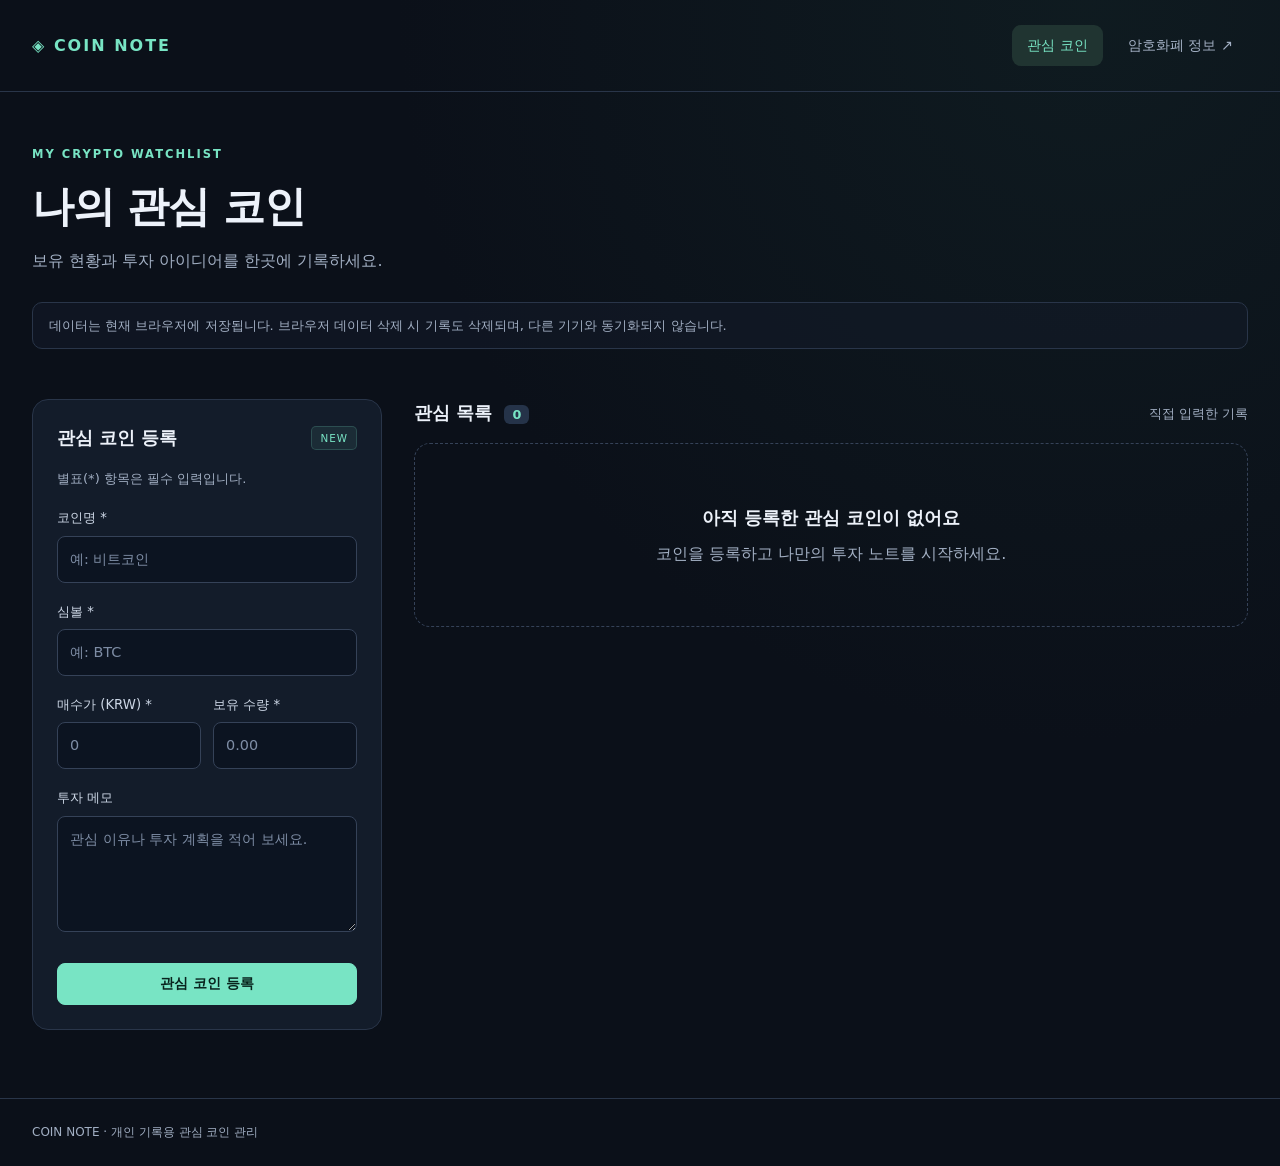
<file: index.html>
<!doctype html>
<html lang="ko">
  <head>
    <meta charset="UTF-8" />
    <meta name="viewport" content="width=device-width, initial-scale=1.0" />
    <title>관심 코인 관리 | Coin Note</title>
    <link rel="stylesheet" href="css/style.css" />
    <script src="js/crud.js" defer></script>
  </head>
  <body>
    <header class="header">
      <a class="brand" href="index.html">◈ COIN NOTE</a>
      <nav aria-label="주 메뉴">
        <a href="index.html" aria-current="page">관심 코인</a
        ><a href="crypto.html">암호화폐 정보 ↗</a>
      </nav>
    </header>
    <main>
      <div class="intro">
        <span class="eyebrow">MY CRYPTO WATCHLIST</span>
        <h1>나의 관심 코인</h1>
        <p>보유 현황과 투자 아이디어를 한곳에 기록하세요.</p>
      </div>
      <div class="notice">
        데이터는 현재 브라우저에 저장됩니다. 브라우저 데이터 삭제 시 기록도
        삭제되며, 다른 기기와 동기화되지 않습니다.
      </div>
      <p id="status" class="status" role="status" aria-live="polite"></p>
      <div class="workspace">
        <section class="panel editor" aria-labelledby="form-title">
          <div class="section-heading">
            <h2 id="form-title">관심 코인 등록</h2>
            <span class="tag" id="mode-label">NEW</span>
          </div>
          <p class="muted">별표(*) 항목은 필수 입력입니다.</p>
          <form id="coin-form">
            <label for="name">코인명 *</label
            ><input
              id="name"
              name="name"
              placeholder="예: 비트코인"
              required
              maxlength="80"
            />
            <label for="symbol">심볼 *</label
            ><input
              id="symbol"
              name="symbol"
              placeholder="예: BTC"
              required
              maxlength="30"
              autocapitalize="characters"
              spellcheck="false"
            />
            <div class="field-row">
              <div>
                <label for="price">매수가 (KRW) *</label
                ><input
                  id="price"
                  name="price"
                  type="number"
                  min="0"
                  step="any"
                  placeholder="0"
                  required
                />
              </div>
              <div>
                <label for="quantity">보유 수량 *</label
                ><input
                  id="quantity"
                  name="quantity"
                  type="number"
                  min="0"
                  step="any"
                  placeholder="0.00"
                  required
                />
              </div>
            </div>
            <label for="memo">투자 메모</label
            ><textarea
              id="memo"
              name="memo"
              rows="4"
              maxlength="2000"
              placeholder="관심 이유나 투자 계획을 적어 보세요."
            ></textarea>
            <div class="form-actions">
              <button type="submit" class="primary" id="save-button">
                관심 코인 등록</button
              ><button type="button" id="cancel-button" hidden>
                수정 취소
              </button>
            </div>
          </form>
        </section>
        <section class="collection" aria-labelledby="list-title">
          <div class="section-heading">
            <h2 id="list-title">
              관심 목록 <span id="coin-count" class="count">0</span>
            </h2>
            <span class="muted">직접 입력한 기록</span>
          </div>
          <div id="coin-list" class="coin-list"></div>
        </section>
      </div>
    </main>
    <footer>COIN NOTE · 개인 기록용 관심 코인 관리</footer>
  </body>
</html>
</file>
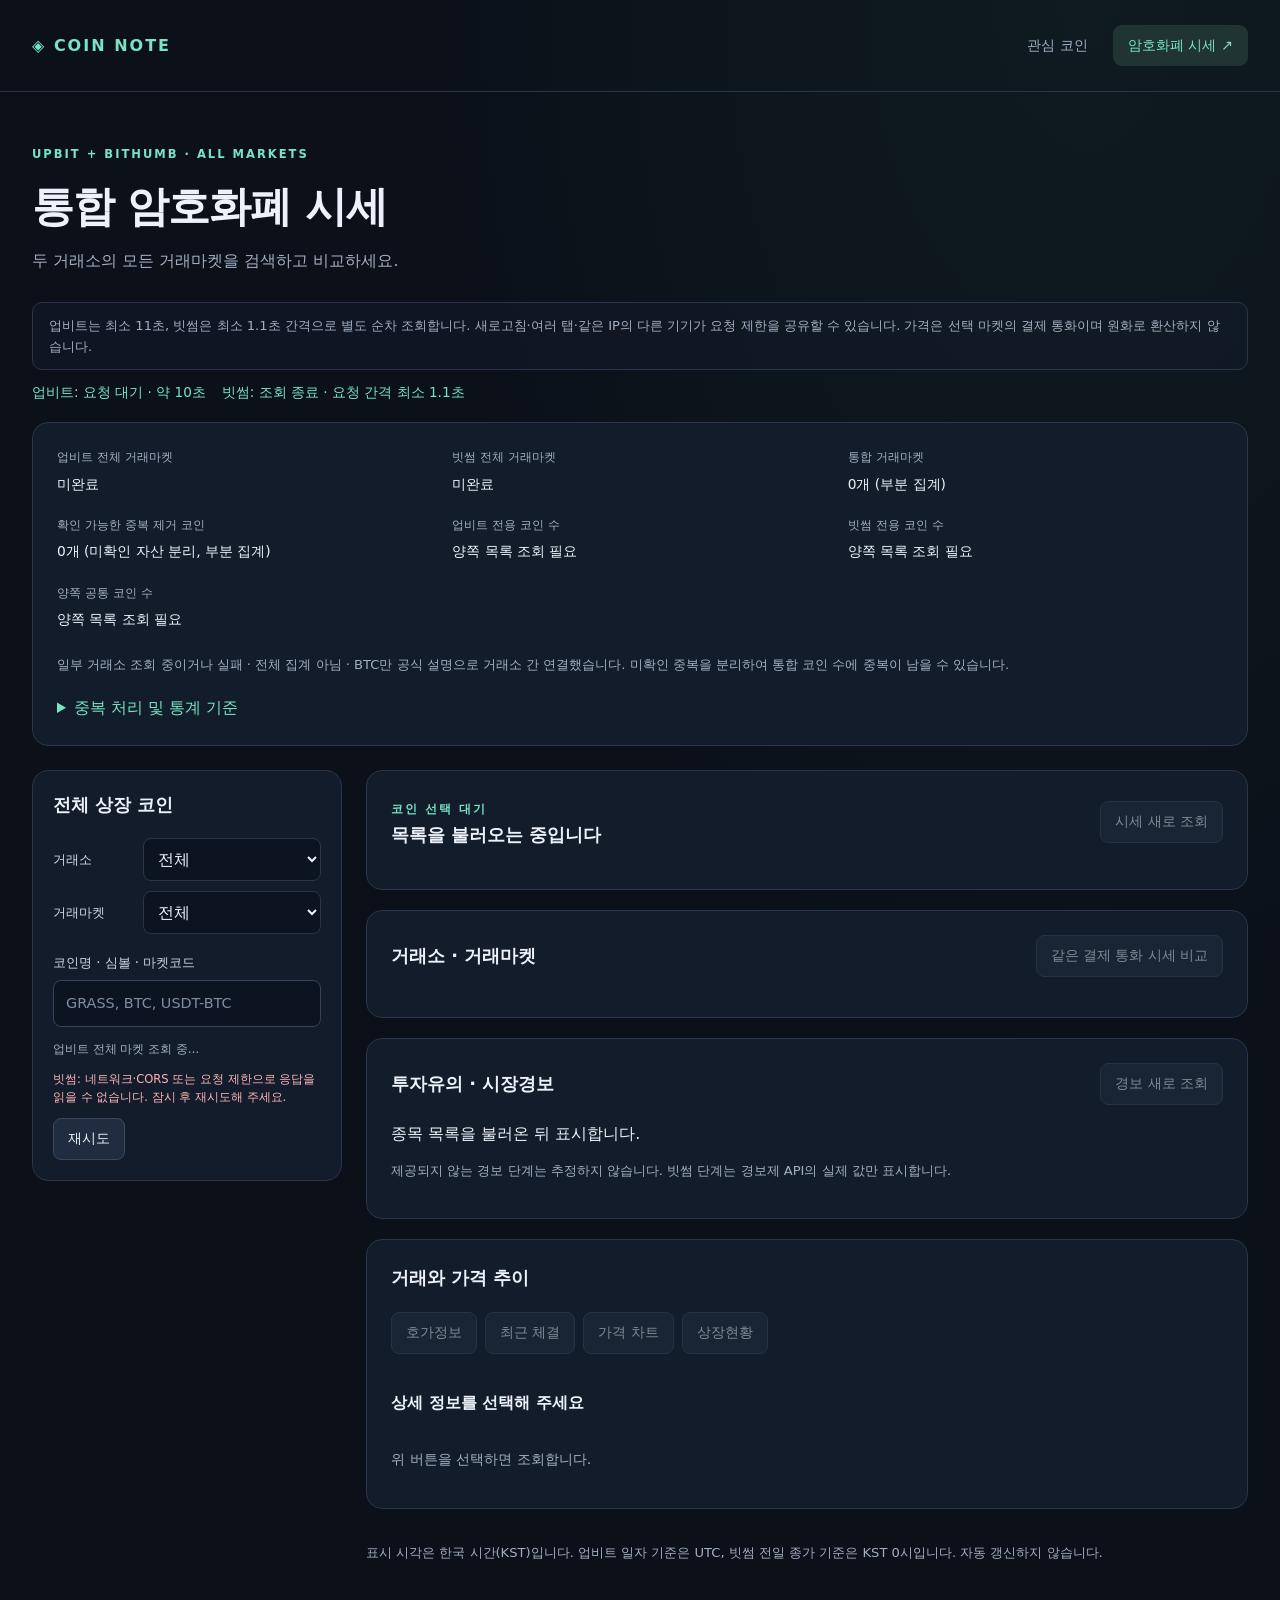
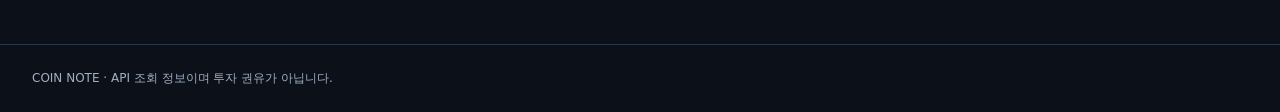
<file: crypto.html>
﻿<!DOCTYPE html>
<html lang="ko">
<head><meta charset="UTF-8"><meta name="viewport" content="width=device-width, initial-scale=1.0"><title>통합 암호화폐 시세 | Coin Note</title><link rel="stylesheet" href="css/style.css"><script src="js/exchange-client.js" defer></script><script src="js/asset-identity.js" defer></script><script src="js/foreign-client.js" defer></script><script src="js/listing-identity.js" defer></script><script src="js/listings.js" defer></script><script src="js/api.js" defer></script></head>
<body class="market-page">
<header class="header"><a class="brand" href="index.html">◈ COIN NOTE</a><nav aria-label="주 메뉴"><a href="index.html">관심 코인</a><a href="crypto.html" aria-current="page">암호화폐 시세 ↗</a></nav></header>
<main><div class="intro"><span class="eyebrow">UPBIT + BITHUMB · ALL MARKETS</span><h1>통합 암호화폐 시세</h1><p>두 거래소의 모든 거래마켓을 검색하고 비교하세요.</p></div>
<div class="notice">업비트는 최소 11초, 빗썸은 최소 1.1초 간격으로 별도 순차 조회합니다. 새로고침·여러 탭·같은 IP의 다른 기기가 요청 제한을 공유할 수 있습니다. 가격은 선택 마켓의 결제 통화이며 원화로 환산하지 않습니다.</div>
<div id="queue-status" class="queue-status" role="status" aria-live="polite"><p id="upbit-queue">업비트: 준비 중</p><p id="bithumb-queue">빗썸: 준비 중</p></div>
<section class="panel stats-panel" aria-label="거래소 통계"><div id="market-stats"></div><p id="identity-note" class="muted">통계 조회 중…</p><details><summary>중복 처리 및 통계 기준</summary><p class="muted">거래마켓 ID는 거래소명 + 마켓코드입니다. 거래소 내부에서는 심볼과 한글·영문명이 모두 일치하는 항목만 묶습니다. 거래소 간에는 공식 설명으로 확인한 BTC만 병합하며, 나머지는 이름과 심볼이 같아도 별개로 보존합니다. 공통·전용 전체 수는 공통 자산 ID가 없어 확정할 수 없습니다. 동일심볼 후보 통계는 자산 동일성을 보증하지 않습니다.</p><a href="https://datalab.upbit.com/assets/BTC/summary" target="_blank" rel="noopener">업비트 BTC 근거</a> · <a href="https://feed-content.bithumb.com/cms/7f9554a7-0fd9-48a7-becf-b8dceca6f724.pdf" target="_blank" rel="noopener">빗썸 BTC 근거</a></details></section>
<div class="market-layout"><aside class="panel market-sidebar"><h2>전체 상장 코인</h2><div class="market-filters"><label for="exchange-filter">거래소</label><select id="exchange-filter"><option value="all">전체</option><option value="upbit">업비트</option><option value="bithumb">빗썸</option></select><label for="quote-filter">거래마켓</label><select id="quote-filter"><option value="all">전체</option></select></div><label for="coin-search">코인명 · 심볼 · 마켓코드</label><input id="coin-search" type="search" placeholder="GRASS, BTC, USDT-BTC" disabled><p id="market-count" class="muted"></p><div id="market-state" role="status"><div id="upbit-state"></div><div id="bithumb-state"></div></div><div id="market-list" class="market-list" aria-label="검색 결과"></div></aside>
<div class="market-detail"><section class="panel"><div class="section-heading"><div><span id="selected-market" class="eyebrow">코인 선택 대기</span><h2 id="selected-name">목록을 불러오는 중입니다</h2></div><button id="refresh-ticker" disabled>시세 새로 조회</button></div><div id="ticker-state" class="data-state" role="status"></div><div id="ticker-data"></div></section>
<section class="panel"><div class="section-heading"><h2>거래소 · 거래마켓</h2><button id="compare-button" disabled>같은 결제 통화 시세 비교</button></div><div id="related-markets"></div><div id="compare-state" class="data-state" role="status"></div><div id="compare-data"></div></section>
<section class="panel"><div class="section-heading"><h2>투자유의 · 시장경보</h2><button id="refresh-warning" disabled>경보 새로 조회</button></div><div id="warning-data">종목 목록을 불러온 뒤 표시합니다.</div><div id="warning-state" class="data-state" role="status"></div><p id="warning-time" class="muted"></p><p class="muted">제공되지 않는 경보 단계는 추정하지 않습니다. 빗썸 단계는 경보제 API의 실제 값만 표시합니다.</p></section>
<section class="panel"><h2>거래와 가격 추이</h2><div class="data-tabs" role="group" aria-label="상세 정보 선택"><button data-view="orderbook" aria-pressed="false" disabled>호가정보</button><button data-view="trades" aria-pressed="false" disabled>최근 체결</button><button data-view="chart" aria-pressed="false" disabled>가격 차트</button><button data-view="listings" aria-pressed="false" disabled>상장현황</button></div><div id="chart-controls" class="chart-controls" hidden><label for="chart-period">조회 기간</label><select id="chart-period"><option value="days">최근 30개 일봉</option><option value="hours">최근 24개 60분봉</option></select></div><div class="section-heading"><h3 id="extra-heading">상세 정보를 선택해 주세요</h3><button id="refresh-extra" hidden>다시 조회</button></div><div id="extra-state" class="data-state" role="status">위 버튼을 선택하면 조회합니다.</div><div id="extra-data"></div><p id="extra-time" class="muted"></p></section>
<p id="source-note" class="muted">표시 시각은 한국 시간(KST)입니다. 업비트 일자 기준은 UTC, 빗썸 전일 종가 기준은 KST 0시입니다. 자동 갱신하지 않습니다.</p></div></div></main><footer>COIN NOTE · API 조회 정보이며 투자 권유가 아닙니다.</footer></body></html>
</file>
<file: css/style.css>
/* 두 페이지가 함께 사용하는 다크 모드와 반응형 레이아웃입니다. */
:root{color-scheme:dark;--bg:#0b1019;--panel:#131c2a;--line:#293549;--text:#edf2fa;--muted:#a2afc3;--accent:#78e4c4}
*{box-sizing:border-box}body{margin:0;background:radial-gradient(ellipse at 85% 0%,#17312f55,transparent 45%),var(--bg);color:var(--text);font-family:system-ui,-apple-system,"Segoe UI",sans-serif;line-height:1.6;min-height:100vh}a{color:inherit;text-decoration:none}.header{max-width:1280px;margin:auto;padding:25px 32px;display:flex;align-items:center;justify-content:space-between;border-bottom:1px solid var(--line);gap:24px}.brand{font-weight:800;letter-spacing:2px;color:var(--accent)}nav{display:flex;gap:10px}nav a{padding:9px 15px;border-radius:9px;color:var(--muted);font-size:.9rem}nav a[aria-current=page]{background:#203431;color:var(--accent)}main{max-width:1280px;margin:auto;padding:48px 32px}.eyebrow{font-size:.72rem;font-weight:700;letter-spacing:2px;color:var(--accent)}h1{font-size:clamp(1.9rem,4vw,2.6rem);letter-spacing:-1px;margin:8px 0}h2{font-size:1.12rem;margin:0}.intro p{color:var(--muted);margin:0 0 28px}.notice{border:1px solid var(--line);padding:12px 16px;border-radius:10px;font-size:.82rem;color:var(--muted);background:#131c2a88}.status{margin:12px 0;min-height:26px;color:var(--accent);overflow-wrap:anywhere}.status.error{color:#ffb5b5}.workspace{display:grid;grid-template-columns:350px minmax(0,1fr);gap:32px;align-items:start}.panel,.coin-card{background:var(--panel);border:1px solid var(--line);border-radius:16px;padding:24px}.editor{position:sticky;top:24px}.section-heading{display:flex;align-items:center;justify-content:space-between;gap:12px;margin-bottom:16px}.muted{font-size:.82rem;color:var(--muted)}.tag{font-size:.65rem;letter-spacing:1px;color:var(--accent);background:#78e4c415;border:1px solid #78e4c430;padding:3px 8px;border-radius:5px}label{display:block;font-size:.83rem;margin:18px 0 7px;color:#cdd7e6}input,textarea{font:inherit;font-size:.9rem;width:100%;padding:11px 12px;background:#0c1421;border:1px solid #354258;border-radius:8px;color:var(--text)}textarea{resize:vertical}input::placeholder,textarea::placeholder{color:#7e8da5}.field-row{display:grid;grid-template-columns:1fr 1fr;gap:12px}.field-row>div{min-width:0}button,.button{font:inherit;font-size:.85rem;border:1px solid #3a4860;border-radius:8px;background:#202d40;color:var(--text);padding:9px 14px;cursor:pointer;display:inline-block;text-align:center}button:hover,.button:hover{filter:brightness(1.15)}.primary{background:var(--accent);border-color:var(--accent);color:#08231d;font-weight:750}.form-actions{display:flex;gap:8px;margin-top:24px;flex-wrap:wrap}.form-actions .primary{flex:1}.danger{color:#ffb5b5;background:#ff87870c;border-color:#804852}.count{margin-left:6px;font-size:.8rem;background:#253349;border-radius:6px;padding:2px 8px;color:var(--accent)}.coin-list{display:grid;gap:16px}.coin-top{display:flex;align-items:flex-start;justify-content:space-between;gap:15px}.coin-title{font-size:1.12rem;font-weight:700;margin:0;overflow-wrap:anywhere}.symbol{display:block;color:var(--accent);font-size:.78rem;letter-spacing:1px;overflow-wrap:anywhere}.card-actions{display:flex;gap:7px;flex-shrink:0}.metrics{display:grid;grid-template-columns:repeat(3,minmax(0,1fr));gap:16px;margin:22px 0}.metrics dt{color:var(--muted);font-size:.75rem}.metrics dd{margin:4px 0 0;font-size:.95rem;font-weight:650;overflow-wrap:anywhere}.memo{border-top:1px solid var(--line);padding-top:14px;font-size:.88rem;white-space:pre-wrap;overflow-wrap:anywhere;color:#c1ccdc}.empty{text-align:center;padding:60px 24px;border:1px dashed #354258;border-radius:16px;color:var(--muted)}.empty strong{display:block;color:var(--text);font-size:1.1rem;margin-bottom:8px}.editing{border-color:var(--accent)}.placeholder{text-align:center;padding:64px 24px}.placeholder h2{margin-top:20px}.placeholder .button{margin-top:18px}footer{max-width:1280px;margin:20px auto 0;padding:24px 32px;border-top:1px solid var(--line);color:var(--muted);font-size:.75rem}:focus-visible{outline:3px solid var(--accent);outline-offset:3px}[hidden]{display:none!important}
@media(max-width:900px){.workspace{grid-template-columns:1fr}.editor{position:static}}
@media(max-width:540px){.header{padding:20px;align-items:flex-start;flex-direction:column;gap:14px}nav{width:100%}nav a{padding:8px 10px}main{padding:28px 20px}.panel,.coin-card{padding:20px}.coin-top{flex-wrap:wrap}.metrics{grid-template-columns:1fr 1fr}.section-heading{flex-wrap:wrap}footer{padding:20px}}

/* API 페이지에만 적용하여 기존 CRUD 화면의 스타일을 보존합니다. */
.market-page .market-layout{display:grid;grid-template-columns:270px minmax(0,1fr);gap:24px;align-items:start}.market-page .market-sidebar{position:sticky;top:20px;padding:20px}.market-page .market-list{max-height:65vh;overflow-y:auto;display:grid;gap:6px}.market-page .market-item{display:flex;justify-content:space-between;align-items:center;gap:10px;text-align:left;width:100%;background:transparent;border:1px solid transparent;padding:10px}.market-page .market-item[aria-pressed=true]{background:#203b35;border-color:#78e4c460}.market-page .market-item small{display:block;color:var(--muted);font-size:.7rem}.market-page .market-item span{overflow-wrap:anywhere}.market-page .market-detail{display:grid;gap:20px;min-width:0}.market-page .price-hero{display:grid;gap:6px;padding:14px 0 24px;border-bottom:1px solid var(--line)}.market-page .price-hero strong{font-size:clamp(1.6rem,4vw,2.5rem);overflow-wrap:anywhere}.market-page .rise{color:#ff8d92}.market-page .fall{color:#80adff}.market-page .neutral{color:var(--text)}.market-page .api-metrics{display:grid;grid-template-columns:repeat(2,minmax(0,1fr));gap:20px;margin:24px 0}.market-page .api-metrics dt{font-size:.78rem;color:var(--muted)}.market-page .api-metrics dd{margin:6px 0 0;font-size:.95rem;overflow-wrap:anywhere}.market-page .data-tabs{display:flex;flex-wrap:wrap;gap:8px;margin:20px 0}.market-page .data-tabs [aria-pressed=true]{background:var(--accent);color:#08231d;border-color:var(--accent)}.market-page .data-state{color:var(--muted);font-size:.9rem}.market-page .data-state:empty{display:none}.market-page .error{color:#ffb5b5}.market-page .table-scroll{overflow-x:auto}.market-page .trade-table{width:100%;border-collapse:collapse;font-size:.8rem;white-space:nowrap}.market-page th,.market-page td{text-align:right;border-bottom:1px solid var(--line);padding:12px 8px}.market-page th:first-child,.market-page td:first-child{text-align:left}.market-page th{color:var(--muted);font-weight:500}.market-page caption{text-align:left;color:var(--muted);padding:12px 0}.market-page .chart-controls{display:flex;gap:15px;align-items:center;margin:20px 0}.market-page .chart-controls label{margin:0}.market-page select{padding:10px;background:#0c1421;border:1px solid var(--line);border-radius:8px;color:var(--text);font:inherit}.market-page .price-chart{display:block;width:100%;height:auto;min-height:180px}.market-page details{margin-top:20px}.market-page summary{cursor:pointer;color:var(--accent)}.market-page button:disabled{opacity:.5;cursor:wait}.market-page h3{font-size:1rem}.market-page #queue-status{font-size:.85rem}
@media(max-width:900px){.market-page .market-layout{grid-template-columns:1fr}.market-page .market-sidebar{position:static}.market-page .market-list{max-height:240px;grid-template-columns:repeat(2,minmax(0,1fr))}}
@media(max-width:540px){.market-page .api-metrics{grid-template-columns:1fr}.market-page .market-list{grid-template-columns:1fr}.market-page .price-chart{min-height:140px}}

/* 통합 거래소 목록: 필터와 상장 마켓 버튼은 모바일에서도 줄바꿈합니다. */
.market-page .stats-panel{margin:18px 0 24px}.market-page .stats-panel .api-metrics{grid-template-columns:repeat(3,minmax(0,1fr));margin-top:0}.market-page .stats-panel a{color:var(--accent);font-size:.8rem}.market-page .queue-status{display:flex;gap:16px;flex-wrap:wrap;color:var(--accent);font-size:.8rem;margin:12px 0}.market-page .queue-status p{margin:0}.market-page .market-layout{grid-template-columns:310px minmax(0,1fr)}.market-page .market-filters{display:grid;grid-template-columns:80px minmax(0,1fr);align-items:center;gap:10px;margin:18px 0}.market-page .market-filters label{margin:0}.market-page .asset-result{border:1px solid var(--line);border-radius:10px;padding:12px;min-width:0}.market-page .asset-result h3{font-size:.9rem;margin:0;overflow-wrap:anywhere}.market-page .asset-result p{margin:8px 0}.market-page .listing-badge{display:inline-block;font-size:.66rem;margin-right:8px}.market-page .identity-label{font-size:.66rem;color:var(--muted)}.market-page .related-button{margin:0 8px 8px 0;overflow-wrap:anywhere}.market-page .related-button[aria-pressed=true]{border-color:var(--accent);color:var(--accent)}.market-page #market-state{font-size:.72rem;color:var(--muted);overflow-wrap:anywhere}.market-page #market-stats dd{font-size:.86rem}.market-page .market-item{font-size:.78rem}
@media(max-width:1000px){.market-page .market-layout{grid-template-columns:1fr}.market-page .market-sidebar{position:static}.market-page .market-list{max-height:340px;grid-template-columns:repeat(2,minmax(0,1fr))}}
@media(max-width:600px){.market-page .stats-panel .api-metrics{grid-template-columns:1fr 1fr}.market-page .market-list{grid-template-columns:1fr}.market-page .stats-panel{padding:16px}}

/* 상장현황 전용 구성입니다. 기존 CRUD 스타일에는 적용되지 않습니다. */
.market-page .listing-basic{border-bottom:1px solid var(--line);padding-bottom:16px;margin-bottom:20px}.market-page .listing-basic h3{display:inline-block;margin-right:12px}.market-page .listing-basic a,.market-page #extra-data a{color:var(--accent);text-decoration:underline;text-underline-offset:3px}.market-page .contract-text{font-size:.75rem;color:var(--muted);overflow-wrap:anywhere}.market-page .listing-summary{display:grid;grid-template-columns:repeat(2,minmax(0,1fr));gap:12px;margin-bottom:24px}.market-page .listing-summary>div{border:1px solid var(--line);border-radius:10px;padding:14px;display:grid;gap:8px}.market-page .listing-summary strong{font-size:.95rem;overflow-wrap:anywhere}.market-page .listing-classification{color:var(--accent)}.market-page .listing-pagination{display:flex;align-items:center;justify-content:space-between;gap:10px;margin-top:18px}.market-page #extra-data .table-scroll{max-width:100%;margin:14px 0}.market-page #extra-data .table-scroll td{max-width:340px}.market-page #extra-data>h3{margin-top:28px}
@media(max-width:540px){.market-page .listing-summary{grid-template-columns:1fr}.market-page .listing-pagination{flex-wrap:wrap}}
/* 긴 거래쌍 표가 그리드의 최소 너비를 늘리지 않도록 내부 스크롤로 제한합니다. */
.market-page .market-detail>.panel{min-width:0}.market-page #extra-data{min-width:0;max-width:100%}
</file>
